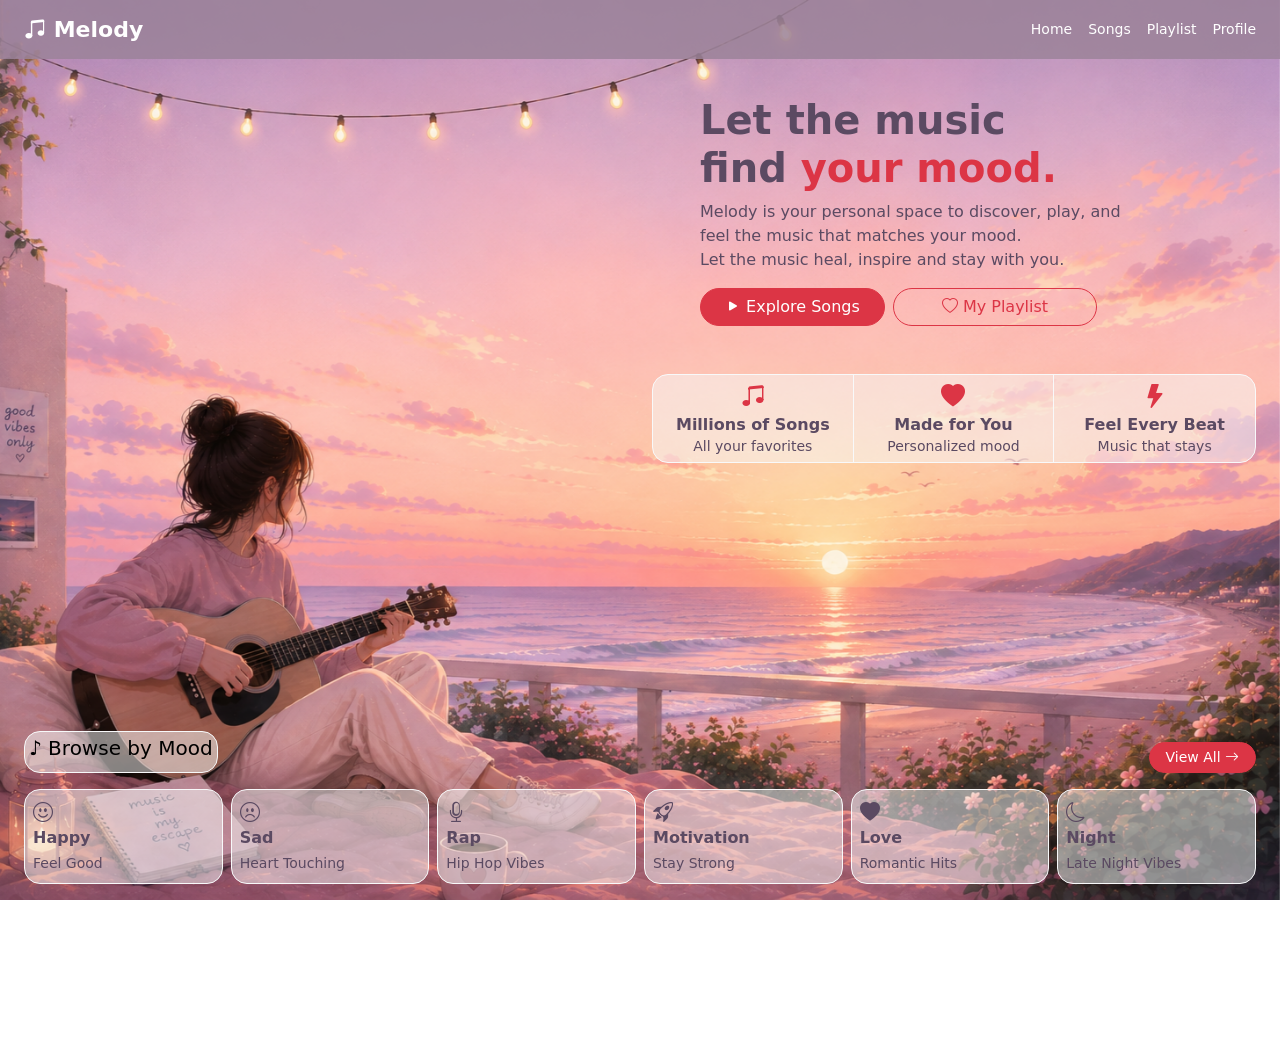
<file: index.html>
<!DOCTYPE html>
<html>
<head>
    <meta charset="UTF-8">
    <meta http-equiv="refresh" content="0; url=home.html">
    <title>Melody Music Player</title>
</head>
<body>
    <p>Loading Music Player...</p>
</body>
</html>
</file>
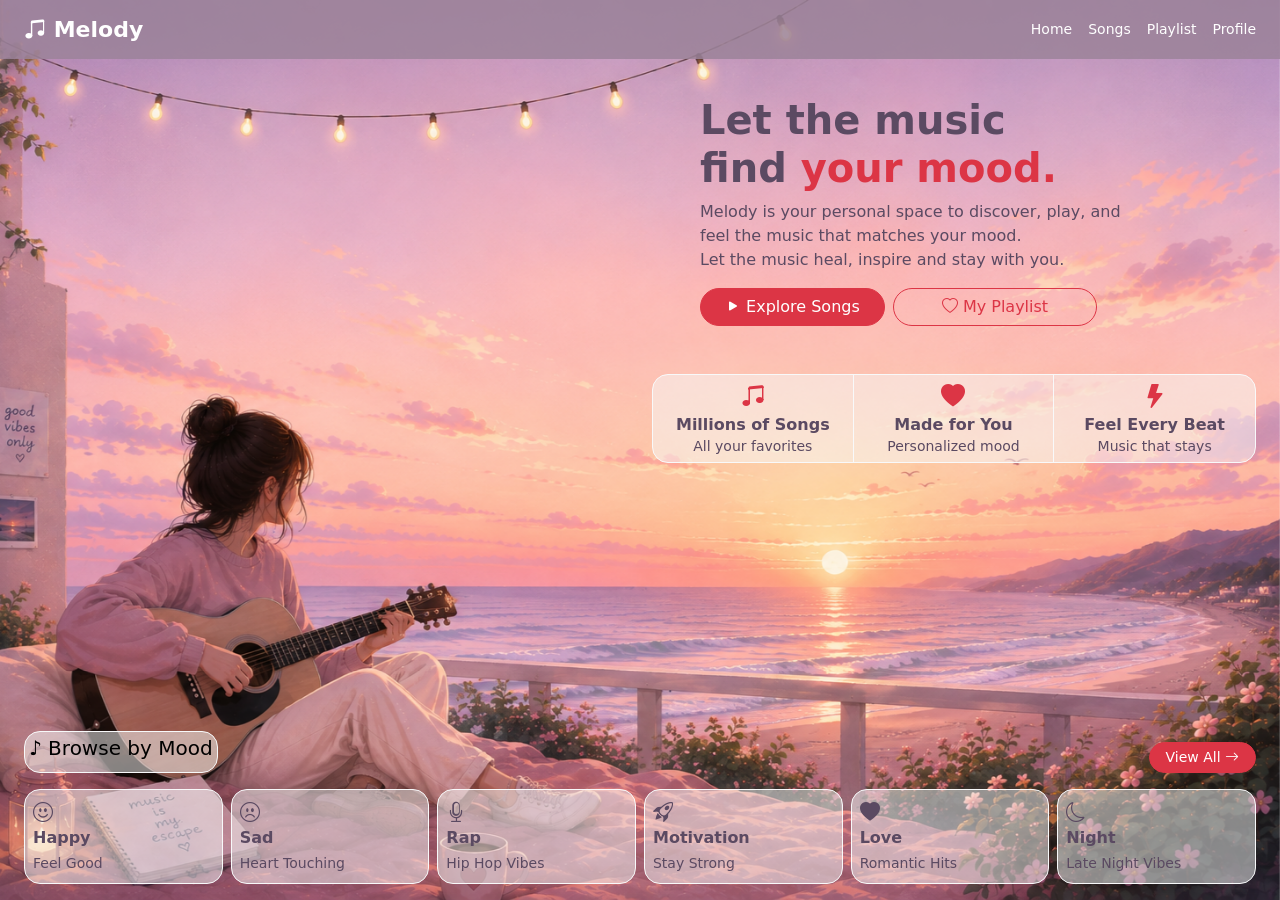
<file: home.html>
<!DOCTYPE html>
<html lang="en">
<head>
    <meta charset="UTF-8">
    <meta name="viewport" content="width=device-width, initial-scale=1.0">
    <title>Melody - Home</title>
    <link href="https://cdn.jsdelivr.net/npm/bootstrap@5.3.3/dist/css/bootstrap.min.css" rel="stylesheet">
    <link rel="stylesheet" href="home.css">
    <link rel="stylesheet" href="https://cdn.jsdelivr.net/npm/bootstrap-icons@1.11.3/font/bootstrap-icons.min.css">
</head>
<body class="overflow-hidden">
<nav class="navbar navbar-expand-lg fixed-top z-3">
        <div class="container-fluid px-4">
            <a class="navbar-brand fw-bold" href="home.html">
                <i class="bi bi-music-note-beamed"></i> Melody
            </a>
            <button class="navbar-toggler" type="button" data-bs-toggle="collapse" data-bs-target="#navbarMenu">
                <span class="navbar-toggler-icon"></span>
            </button>
            <div class="collapse navbar-collapse" id="navbarMenu">
                <div class="d-flex flex-column flex-lg-row align-items-lg-center gap-3 ms-auto">
                    <a class="nav-link" href="home.html">Home</a>
                    <a class="nav-link" href="songs.html">Songs</a>
                    <a class="nav-link" href="playlist.html">Playlist</a>
                    <a class="nav-link" href="profile.html">Profile</a>
                </div>
            </div>
        </div>
    </nav>

    <main class="container-fluid vh-100 px-4 position-relative">
        <div class="row h-100">
            <div class="col-md-6"></div>
            <div class="col-md-6 pt-5 mt-5">
                <div class="mb-2">
                    <h1 class="display-6 fw-bold mb-2 px-5">
                        Let the music
                        <br>
                        find <span class="text-danger">your mood.</span>
                    </h1>
                    <p class="fs-6 mb-3 px-5">
                        Melody is your personal space to discover, play, and<br>
                        feel the music that matches your mood.
                        <br>
                        Let the music heal, inspire and stay with you.
                    </p>
                    <div class="d-flex gap-2 px-5">
                        <a href="songs.html" class="btn btn-danger rounded-pill px-4">
                            <i class="bi bi-play-fill"></i>
                            Explore Songs
                        </a>
                        <a href="playlist.html" class="btn btn-outline-danger rounded-pill px-5">
                            <i class="bi bi-heart"></i>
                            My Playlist
                        </a>
                    </div>
                </div>
                <div class="row g-0 bg-light bg-opacity-50 border border-light rounded-4 mt-5 w-80">
                    <div class="col-4 text-center py-1 border-end border-light">
                        <i class="bi bi-music-note-beamed fs-4 text-danger"></i>
                        <h6 class="fw-bold mb-0">Millions of Songs</h6>
                        <small>All your favorites</small>
                    </div>
                    <div class="col-4 text-center py-1 border-end border-light">
                        <i class="bi bi-heart-fill fs-4 text-danger"></i>
                        <h6 class="fw-bold mb-0">Made for You</h6>
                        <small>Personalized mood</small>
                    </div>
                    <div class="col-4 text-center py-1">
                        <i class="bi bi-lightning-fill fs-4 text-danger"></i>
                        <h6 class="fw-bold mb-0">Feel Every Beat</h6>
                        <small>Music that stays</small>
                    </div>
                </div>
            </div>
        </div>
        <div class="position-absolute bottom-0 start-0 w-100 px-4 pb-3">
            <div class="d-flex justify-content-between align-items-end mb-3">
                <div class="bg-light bg-opacity-50 border border-light rounded-4 p-1">
                    <h4 class="text-black fs-5">
                        ♪ Browse by Mood
                    </h4>
                </div>
                <a href="songs.html" class="btn btn-danger rounded-pill btn-sm px-3">
                    View All <i class="bi bi-arrow-right"></i>
                </a>
            </div>
            <div class="row g-2">
                <div class="col-6 col-md-4 col-lg-2">
                    <div class="bg-light bg-opacity-50 border border-light rounded-4 p-2">
                        <div class="fs-5"><i class="bi bi-emoji-smile"></i></div>
                        <h6 class="fw-bold mb-1">Happy</h6>
                        <small>Feel Good</small>
                    </div>
                </div>
                <div class="col-6 col-md-4 col-lg-2">
                    <div class="bg-light bg-opacity-50 border border-light rounded-4 p-2">
                        <div class="fs-5"><i class="bi bi-emoji-frown"></i></div>
                        <h6 class="fw-bold mb-1">Sad</h6>
                        <small>Heart Touching</small>
                    </div>
                </div>
                <div class="col-6 col-md-4 col-lg-2">
                    <div class="bg-light bg-opacity-50 border border-light rounded-4 p-2">
                        <div class="fs-5"><i class="bi bi-mic"></i></div>
                        <h6 class="fw-bold mb-1">Rap</h6>
                        <small>Hip Hop Vibes</small>
                    </div>
                </div>
                <div class="col-6 col-md-4 col-lg-2">
                    <div class="bg-light bg-opacity-50 border border-light rounded-4 p-2">
                        <div class="fs-5"><i class="bi bi-rocket-takeoff"></i></div>
                        <h6 class="fw-bold mb-1">Motivation</h6>
                        <small>Stay Strong</small>
                    </div>
                </div>
                <div class="col-6 col-md-4 col-lg-2">
                    <div class="bg-light bg-opacity-50 border border-light rounded-4 p-2">
                        <div class="fs-5"><i class="bi bi-heart-fill"></i></div>
                        <h6 class="fw-bold mb-1">Love</h6>
                        <small>Romantic Hits</small>
                    </div>
                </div>
                <div class="col-6 col-md-4 col-lg-2">
                    <div class="bg-light bg-opacity-50 border border-light rounded-4 p-2">
                        <div class="fs-5"><i class="bi bi-moon"></i></div>
                        <h6 class="fw-bold mb-1">Night</h6>
                        <small>Late Night Vibes</small>
                    </div>
                </div>
            </div>
        </div>
    </main>
    <script src="https://cdn.jsdelivr.net/npm/bootstrap@5.3.3/dist/js/bootstrap.bundle.min.js"></script>
</body>
</html>
<!-- <!DOCTYPE html>
<html lang="en">
<head>
    <meta charset="UTF-8">
    <meta name="viewport" content="width=device-width, initial-scale=1.0">
    <title>Melody - Home</title>
    <link href="https://cdn.jsdelivr.net/npm/bootstrap@5.3.3/dist/css/bootstrap.min.css" rel="stylesheet">
    <link rel="stylesheet" href="home.css">
    <link rel="stylesheet" href="https://cdn.jsdelivr.net/npm/bootstrap-icons@1.11.3/font/bootstrap-icons.min.css">
</head>
<body class="overflow-hidden">
    <nav class="navbar navbar-expand-lg fixed-top z-3">
        <div class="container-fluid px-4">
            <a class="navbar-brand fw-bold" href="home.html">
                <i class="bi bi-music-note-beamed"></i> Melody
            </a>
            <button class="navbar-toggler" type="button" data-bs-toggle="collapse" data-bs-target="#navbarMenu">
                <span class="navbar-toggler-icon"></span>
            </button>
            <div class="collapse navbar-collapse" id="navbarMenu">
                <div class="d-flex flex-column flex-lg-row align-items-lg-center gap-3 ms-auto">
                    <a class="nav-link" href="home.html">Home</a>
                    <a class="nav-link" href="songs.html">Songs</a>
                    <a class="nav-link" href="playlist.html">Playlist</a>
                    <a class="nav-link" href="profile.html">Profile</a>
                </div>
            </div>
        </div>
    </nav>

    <main class="container-fluid vh-100 px-4 pt-5 position-relative">
        <div class="row h-100">
            <div class="col-md-6"></div>

            <div class="col-md-6 pt-5 mt-5">
                <div class="mb-2">
                    <h1 class="display-6 fw-bold mb-2 px-5">
                        Let the music
                        <br>
                        find <span class="text-danger">your mood.</span>
                    </h1>

                    <p class="fs-6 mb-3 px-5">
                        Melody is your personal space to discover, play, and<br>
                        feel the music that matches your mood.
                        <br>
                        Let the music heal, inspire and stay with you.
                    </p>

                    <div class="d-flex gap-2 px-5">
                        <a href="songs.html" class="btn btn-danger rounded-pill px-4">
                            <i class="bi bi-play-fill"></i>
                            Explore Songs
                        </a>

                        <a href="playlist.html" class="btn btn-outline-danger rounded-pill px-5">
                            <i class="bi bi-heart"></i>
                            My Playlist
                        </a>
                    </div>
                </div>

                <div class="row g-0 bg-light bg-opacity-50 border border-light rounded-4 mt-5 w-80">
                    <div class="col-4 text-center py-1 border-end border-light">
                        <i class="bi bi-music-note-beamed fs-4 text-danger"></i>
                        <h6 class="fw-bold mb-0">Millions of Songs</h6>
                        <small>All your favorites</small>
                    </div>

                    <div class="col-4 text-center py-1 border-end border-light">
                        <i class="bi bi-heart-fill fs-4 text-danger"></i>
                        <h6 class="fw-bold mb-0">Made for You</h6>
                        <small>Personalized mood</small>
                    </div>

                    <div class="col-4 text-center py-1">
                        <i class="bi bi-lightning-fill fs-4 text-danger"></i>
                        <h6 class="fw-bold mb-0">Feel Every Beat</h6>
                        <small>Music that stays</small>
                    </div>
                </div>
            </div>
        </div>

        <div class="position-absolute bottom-0 start-0 w-100 px-4 pb-3">
            <div class="d-flex justify-content-between align-items-end mb-3">
                <div class="bg-light bg-opacity-50 border border-light rounded-4 p-1">
                    <h4 class="text-black fs-5">
                        ♪ Browse by Mood
                    </h4>
                </div>

                <a href="songs.html" class="btn btn-danger rounded-pill btn-sm px-3">
                    View All <i class="bi bi-arrow-right"></i>
                </a>
            </div>

            <div class="row g-2">
                <div class="col-6 col-md-4 col-lg-2">
                    <div class="bg-light bg-opacity-50 border border-light rounded-4 p-2">
                        <div class="fs-5">
                            <i class="bi bi-emoji-smile"></i>
                        </div>
                        <h6 class="fw-bold mb-1">Happy</h6>
                        <small>Feel Good</small>
                    </div>
                </div>

                <div class="col-6 col-md-4 col-lg-2">
                    <div class="bg-light bg-opacity-50 border border-light rounded-4 p-2">
                        <div class="fs-5">
                            <i class="bi bi-emoji-frown"></i>
                        </div>
                        <h6 class="fw-bold mb-1">Sad</h6>
                        <small>Heart Touching</small>
                    </div>
                </div>

                <div class="col-6 col-md-4 col-lg-2">
                    <div class="bg-light bg-opacity-50 border border-light rounded-4 p-2">
                        <div class="fs-5">
                            <i class="bi bi-mic"></i>
                        </div>
                        <h6 class="fw-bold mb-1">Rap</h6>
                        <small>Hip Hop Vibes</small>
                    </div>
                </div>

                <div class="col-6 col-md-4 col-lg-2">
                    <div class="bg-light bg-opacity-50 border border-light rounded-4 p-2">
                        <div class="fs-5">
                            <i class="bi bi-rocket-takeoff"></i>
                        </div>
                        <h6 class="fw-bold mb-1">Motivation</h6>
                        <small>Stay Strong</small>
                    </div>
                </div>

                <div class="col-6 col-md-4 col-lg-2">
                    <div class="bg-light bg-opacity-50 border border-light rounded-4 p-2">
                        <div class="fs-5">
                            <i class="bi bi-heart-fill"></i>
                        </div>
                        <h6 class="fw-bold mb-1">Love</h6>
                        <small>Romantic Hits</small>
                    </div>
                </div>

                <div class="col-6 col-md-4 col-lg-2">
                    <div class="bg-light bg-opacity-50 border border-light rounded-4 p-2">
                        <div class="fs-5">
                            <i class="bi bi-moon"></i>
                        </div>
                        <h6 class="fw-bold mb-1">Night</h6>
                        <small>Late Night Vibes</small>
                    </div>
                </div>
            </div>
        </div>
    </main>

    <script src="https://cdn.jsdelivr.net/npm/bootstrap@5.3.3/dist/js/bootstrap.bundle.min.js"></script>
</body>
</html> -->
</file>
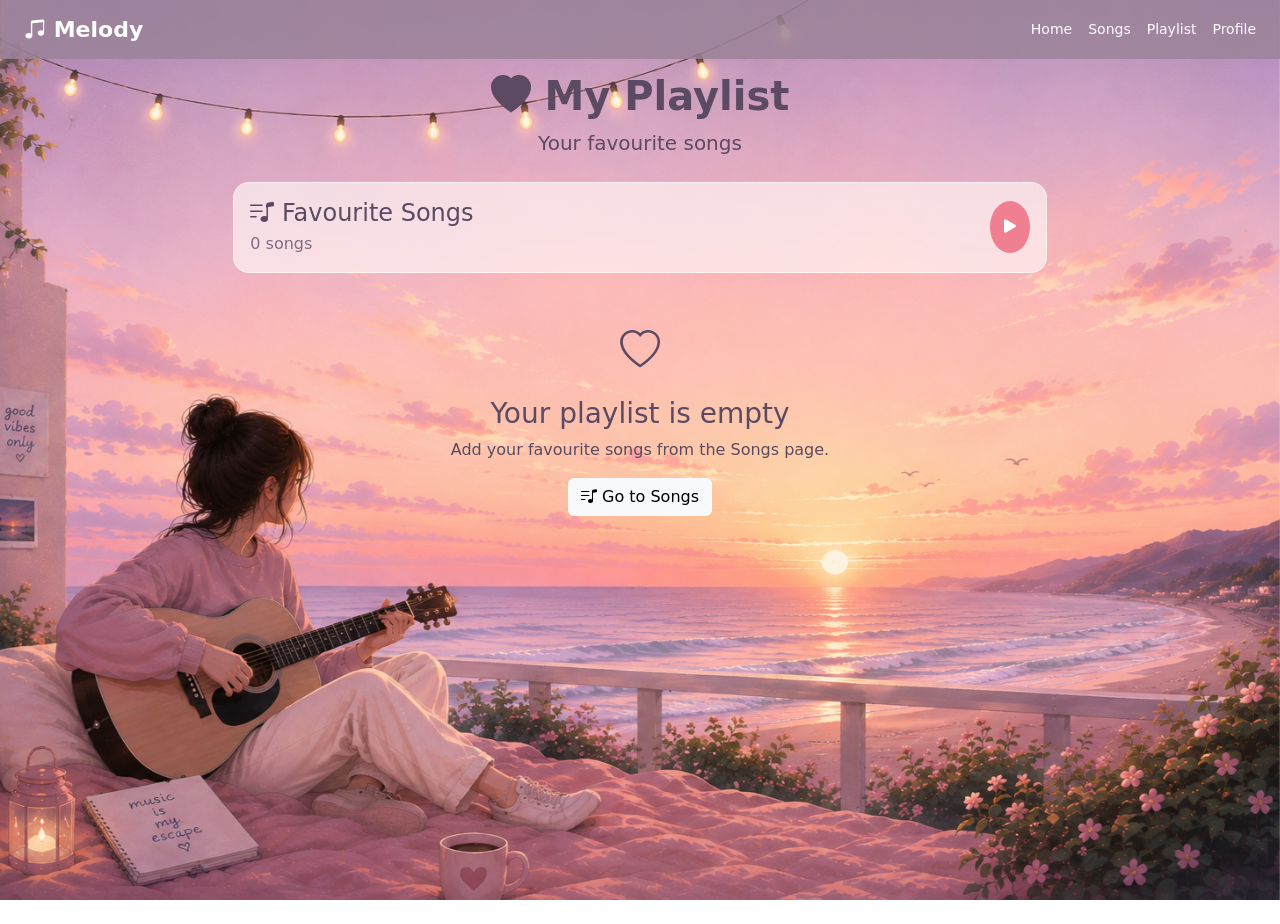
<file: playlist.html>
<!-- <!DOCTYPE html>
<html lang="en">
<head>
    <meta charset="UTF-8">
    <meta name="viewport" content="width=device-width, initial-scale=1.0">
    <title>Melody - Playlist</title>
    <link href="https://cdn.jsdelivr.net/npm/bootstrap@5.3.3/dist/css/bootstrap.min.css" rel="stylesheet">
    <link href="https://cdn.jsdelivr.net/npm/bootstrap-icons@1.11.3/font/bootstrap-icons.min.css" rel="stylesheet">
    <link rel="stylesheet" href="home.css">
</head>
<body>
    <nav class="navbar navbar-expand-lg">
        <div class="container-fluid px-4">
            <a class="navbar-brand fw-bold" href="home.html">
                <i class="bi bi-music-note-beamed"></i> Melody
            </a>
            <button class="navbar-toggler" type="button" data-bs-toggle="collapse" data-bs-target="#navbarMenu">
                <span class="navbar-toggler-icon"></span>
            </button>
            <div class="collapse navbar-collapse" id="navbarMenu">
                <div class="d-flex flex-column flex-lg-row align-items-lg-center gap-3 ms-auto">
                    <a class="nav-link" href="home.html">Home</a>
                    <a class="nav-link" href="songs.html">Songs</a>
                    <a class="nav-link" href="playlist.html">Playlist</a>
                    <a class="nav-link" href="profile.html">Profile</a>
                </div>
            </div>
        </div>
    </nav>
    <main class="container-fluid pt-5 mt-4">
        <div class="row justify-content-center">
            <div class="col-lg-8 col-md-10">
                <div class="text-center mb-4">
                    <h1 class="fw-bold">
                        <i class="bi bi-heart-fill"></i> My Playlist
                    </h1>
                    <p class="fs-5">Your favourite songs</p>
                </div>
                <div class="song-item d-flex align-items-center justify-content-between mb-3 px-4 py-3">
                    <div>
                        <h4 class="mb-1">
                            <i class="bi bi-music-note-list"></i> Favourite Songs
                        </h4>
                        <span id="song-count">0 songs</span>
                    </div>
                    <button id="play-all" class="play-btn">
                        <i class="bi bi-play-fill"></i>
                    </button>
                </div>
                <div id="playlist-box"></div>
                <div id="empty-playlist" class="text-center mt-5 d-none">
                    <i class="bi bi-heart fs-1"></i>
                    <h3 class="mt-3">Your playlist is empty</h3>
                    <p>Add your favourite songs from the Songs page.</p>
                    <a href="songs.html" class="btn btn-light">
                        <i class="bi bi-music-note-list"></i> Go to Songs
                    </a>
                </div>
            </div>
        </div>
    </main>
    <script src="https://cdn.jsdelivr.net/npm/bootstrap@5.3.3/dist/js/bootstrap.bundle.min.js"></script>
    <script src="playlist.js"></script>
</body>
</html> -->
<!DOCTYPE html>
<html lang="en">
<head>
    <meta charset="UTF-8">
    <meta name="viewport" content="width=device-width, initial-scale=1.0">
    <title>Melody - Playlist</title>
    <link href="https://cdn.jsdelivr.net/npm/bootstrap@5.3.3/dist/css/bootstrap.min.css" rel="stylesheet">
    <link href="https://cdn.jsdelivr.net/npm/bootstrap-icons@1.11.3/font/bootstrap-icons.min.css" rel="stylesheet">
    <link rel="stylesheet" href="home.css">
</head>
<body>
    <nav class="navbar navbar-expand-lg fixed-top">
        <div class="container-fluid px-3 px-md-4">
            <a class="navbar-brand fw-bold" href="home.html">
                <i class="bi bi-music-note-beamed"></i> Melody
            </a>
            <button class="navbar-toggler" type="button" data-bs-toggle="collapse" data-bs-target="#navbarMenu">
                <span class="navbar-toggler-icon"></span>
            </button>
            <div class="collapse navbar-collapse" id="navbarMenu">
                <div class="d-flex flex-column flex-lg-row align-items-lg-center gap-3 ms-auto">
                    <a class="nav-link" href="home.html">Home</a>
                    <a class="nav-link" href="songs.html">Songs</a>
                    <a class="nav-link" href="playlist.html">Playlist</a>
                    <a class="nav-link" href="profile.html">Profile</a>
                </div>
            </div>
        </div>
    </nav>
    <main class="container-fluid pt-5 mt-4 px-3 px-md-4">
        <div class="row justify-content-center">
            <div class="col-12 col-md-10 col-lg-8">
                <div class="text-center mb-4">
                    <h1 class="fw-bold">
                        <i class="bi bi-heart-fill"></i> My Playlist
                    </h1>
                    <p class="fs-5 mb-0">Your favourite songs</p>
                </div>
                <div class="song-item d-flex align-items-center justify-content-between rounded-4 p-3 mb-3">
                    <div class="d-flex align-items-center gap-3">
                        <div>
                            <h4 class="mb-1">
                                <i class="bi bi-music-note-list"></i> Favourite Songs
                            </h4>
                            <span id="song-count">0 songs</span>
                        </div>
                    </div>
                    <button id="play-all" class="play-btn rounded-circle p-2">
                        <i class="bi bi-play-fill fs-4"></i>
                    </button>
                </div>
                <div id="playlist-box"></div>
                <div id="empty-playlist" class="text-center mt-5 d-none">
                    <i class="bi bi-heart fs-1"></i>
                    <h3 class="mt-3">Your playlist is empty</h3>
                    <p>Add your favourite songs from the Songs page.</p>
                    <a href="songs.html" class="btn btn-light">
                        <i class="bi bi-music-note-list"></i> Go to Songs
                    </a>
                </div>
            </div>
        </div>
    </main>
    <audio id="audioPlayer"></audio>
    <script src="https://cdn.jsdelivr.net/npm/bootstrap@5.3.3/dist/js/bootstrap.bundle.min.js"></script>
    <script src="playlist.js"></script>
</body>
</html>
</file>
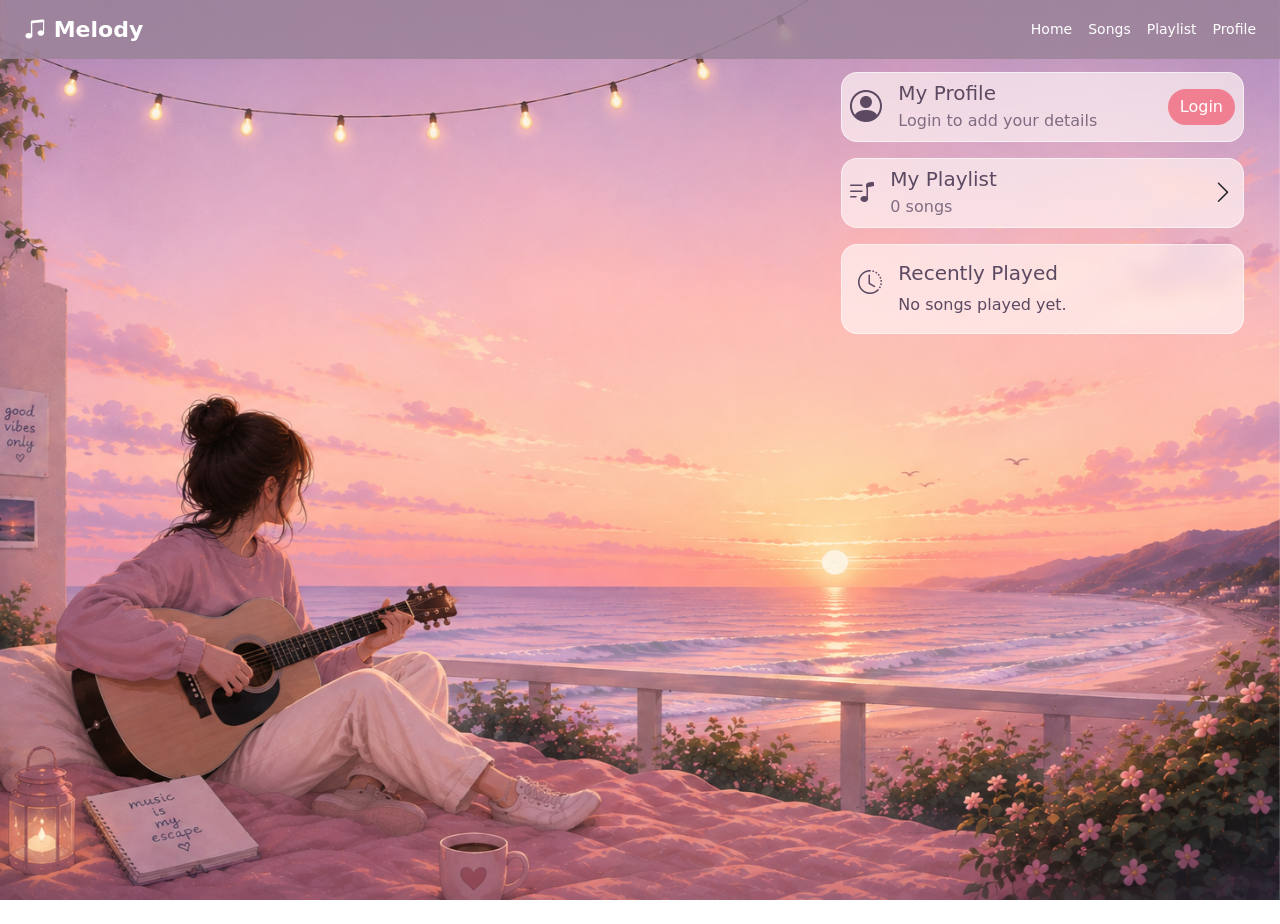
<file: profile.html>
<!-- <!DOCTYPE html>
<html lang="en">
<head>
    <meta charset="UTF-8">
    <meta name="viewport" content="width=device-width, initial-scale=1.0">
    <title>Melody - Profile</title>
    <link href="https://cdn.jsdelivr.net/npm/bootstrap@5.3.3/dist/css/bootstrap.min.css" rel="stylesheet">
    <link href="https://cdn.jsdelivr.net/npm/bootstrap-icons@1.11.3/font/bootstrap-icons.min.css" rel="stylesheet">
    <link rel="stylesheet" href="home.css">
</head>
<body>
    <nav class="navbar navbar-expand-lg">
        <div class="container-fluid px-4">
            <a class="navbar-brand fw-bold" href="home.html">
                <i class="bi bi-music-note-beamed"></i> Melody
            </a>
            <button class="navbar-toggler" type="button" data-bs-toggle="collapse" data-bs-target="#navbarMenu">
                <span class="navbar-toggler-icon"></span>
            </button>
            <div class="collapse navbar-collapse" id="navbarMenu">
                <div class="d-flex flex-column flex-lg-row align-items-lg-center gap-3 ms-auto">
                    <a class="nav-link" href="home.html">Home</a>
                    <a class="nav-link" href="songs.html">Songs</a>
                    <a class="nav-link" href="playlist.html">Playlist</a>
                    <a class="nav-link" href="profile.html">Profile</a>
                </div>
            </div>
        </div>
    </nav>
    <main class="songs-page">
        <div class="songs-box">
            <div class="song-item d-flex align-items-center">
                <i class="bi bi-person-circle fs-2 me-3"></i>
                <div>
                    <h5 class="mb-1" id="profileName">My Profile</h5>
                    <span id="profileDetails">Login to add your details</span>
                </div>
                <button class="btn pink-btn ms-auto" id="loginButton" data-bs-toggle="modal" data-bs-target="#profileModal">
                    Login
                </button>
                <button class="btn pink-btn ms-auto d-none" id="logoutButton">
                    Logout
                </button>
            </div>
            <div class="song-item d-flex align-items-center">
                <i class="bi bi-music-note-list fs-4 me-3"></i>
                <div>
                    <h5 class="mb-1">My Playlist</h5>
                    <span id="playlistCount">0 songs</span>
                </div>
                <a href="playlist.html" class="text-dark ms-auto">
                    <i class="bi bi-chevron-right fs-4"></i>
                </a>
            </div>
            <div class="song-item d-flex align-items-start h-auto py-3">
                <i class="bi bi-clock-history fs-4 me-3 mt-1"></i>
                <div class="flex-grow-1">
                    <h5 class="mb-1">Recently Played</h5>
                    <div id="recentSongs" class="mt-2"></div>
                </div>
            </div>
        </div>
    </main>
    <div class="modal fade" id="profileModal" tabindex="-1">
        <div class="modal-dialog modal-dialog-centered">
            <div class="modal-content">
                <div class="modal-header">
                    <h5 class="modal-title">Login</h5>
                    <button type="button" class="btn-close" data-bs-dismiss="modal"></button>
                </div>
                <div class="modal-body">
                    <form id="profileForm">
                        <div class="mb-3">
                            <label class="form-label">Name</label>
                            <input type="text" class="form-control" id="nameInput" required>
                        </div>
                        <div class="mb-3">
                            <label class="form-label">Email</label>
                            <input type="email" class="form-control" id="emailInput" required>
                        </div>
                        <div class="mb-3">
                            <label class="form-label">Mobile Number</label>
                            <input type="tel" class="form-control" id="mobileInput" required>
                        </div>
                        <button type="submit" class="btn btn-dark w-100">
                            Save
                        </button>
                    </form>
                </div>
            </div>
        </div>
    </div>
    <script src="https://cdn.jsdelivr.net/npm/bootstrap@5.3.3/dist/js/bootstrap.bundle.min.js"></script>
    <script src="profile.js"></script>
</body>
</html> -->
<!DOCTYPE html>
<html lang="en">
<head>
    <meta charset="UTF-8">
    <meta name="viewport" content="width=device-width, initial-scale=1.0">
    <title>Melody - Profile</title>
    <link href="https://cdn.jsdelivr.net/npm/bootstrap@5.3.3/dist/css/bootstrap.min.css" rel="stylesheet">
    <link href="https://cdn.jsdelivr.net/npm/bootstrap-icons@1.11.3/font/bootstrap-icons.min.css" rel="stylesheet">
    <link rel="stylesheet" href="home.css">
</head>
<body>
    <nav class="navbar navbar-expand-lg fixed-top">
        <div class="container-fluid px-4">
            <a class="navbar-brand fw-bold" href="home.html">
                <i class="bi bi-music-note-beamed"></i> Melody
            </a>
            <button class="navbar-toggler" type="button" data-bs-toggle="collapse" data-bs-target="#navbarMenu">
                <span class="navbar-toggler-icon"></span>
            </button>
            <div class="collapse navbar-collapse" id="navbarMenu">
                <div class="d-flex flex-column flex-lg-row align-items-lg-center gap-3 ms-auto">
                    <a class="nav-link" href="home.html">Home</a>
                    <a class="nav-link" href="songs.html">Songs</a>
                    <a class="nav-link" href="playlist.html">Playlist</a>
                    <a class="nav-link" href="profile.html">Profile</a>
                </div>
            </div>
        </div>
    </nav>
    <main class="container-fluid pt-5 mt-4">
        <div class="row justify-content-end">
            <div class="col-12 col-md-6 col-lg-4 me-lg-4">
                <div class="song-item d-flex align-items-center rounded-4 p-2 mb-3">
                    <i class="bi bi-person-circle fs-2 me-3"></i>
                    <div>
                        <h5 class="mb-1" id="profileName">My Profile</h5>
                        <span id="profileDetails">Login to add your details</span>
                    </div>
                    <button class="btn pink-btn ms-auto rounded-pill" id="loginButton" data-bs-toggle="modal" data-bs-target="#profileModal">
                        Login
                    </button>
                    <button class="btn pink-btn ms-auto rounded-pill d-none" id="logoutButton">
                        Logout
                    </button>
                </div>
                <div class="song-item d-flex align-items-center rounded-4 p-2 mb-3">
                    <i class="bi bi-music-note-list fs-4 me-3"></i>
                    <div>
                        <h5 class="mb-1">My Playlist</h5>
                        <span id="playlistCount">0 songs</span>
                    </div>
                    <a href="playlist.html" class="text-dark ms-auto">
                        <i class="bi bi-chevron-right fs-4"></i>
                    </a>
                </div>
                <div class="song-item d-flex align-items-start rounded-4 p-3 mb-3">
                    <i class="bi bi-clock-history fs-4 me-3 mt-1"></i>
                    <div class="flex-grow-1">
                        <h5 class="mb-1">Recently Played</h5>
                        <div id="recentSongs" class="mt-2"></div>
                    </div>
                </div>
            </div>
        </div>
    </main>
    <div class="modal fade" id="profileModal" tabindex="-1">
        <div class="modal-dialog modal-dialog-centered">
            <div class="modal-content rounded-4">
                <div class="modal-header">
                    <h5 class="modal-title">Login</h5>
                    <button type="button" class="btn-close" data-bs-dismiss="modal"></button>
                </div>
                <div class="modal-body">
                    <form id="profileForm">
                        <div class="mb-3">
                            <label class="form-label">Name</label>
                            <input type="text" class="form-control" id="nameInput" required>
                        </div>
                        <div class="mb-3">
                            <label class="form-label">Email</label>
                            <input type="email" class="form-control" id="emailInput" required>
                        </div>
                        <div class="mb-3">
                            <label class="form-label">Mobile Number</label>
                            <input type="tel" class="form-control" id="mobileInput" required>
                        </div>
                        <button type="submit" class="btn btn-dark w-100 rounded-pill">
                            Save
                        </button>
                    </form>
                </div>
            </div>
        </div>
    </div>
    <script src="https://cdn.jsdelivr.net/npm/bootstrap@5.3.3/dist/js/bootstrap.bundle.min.js"></script>
    <script src="profile.js"></script>
</body>
</html>
</file>
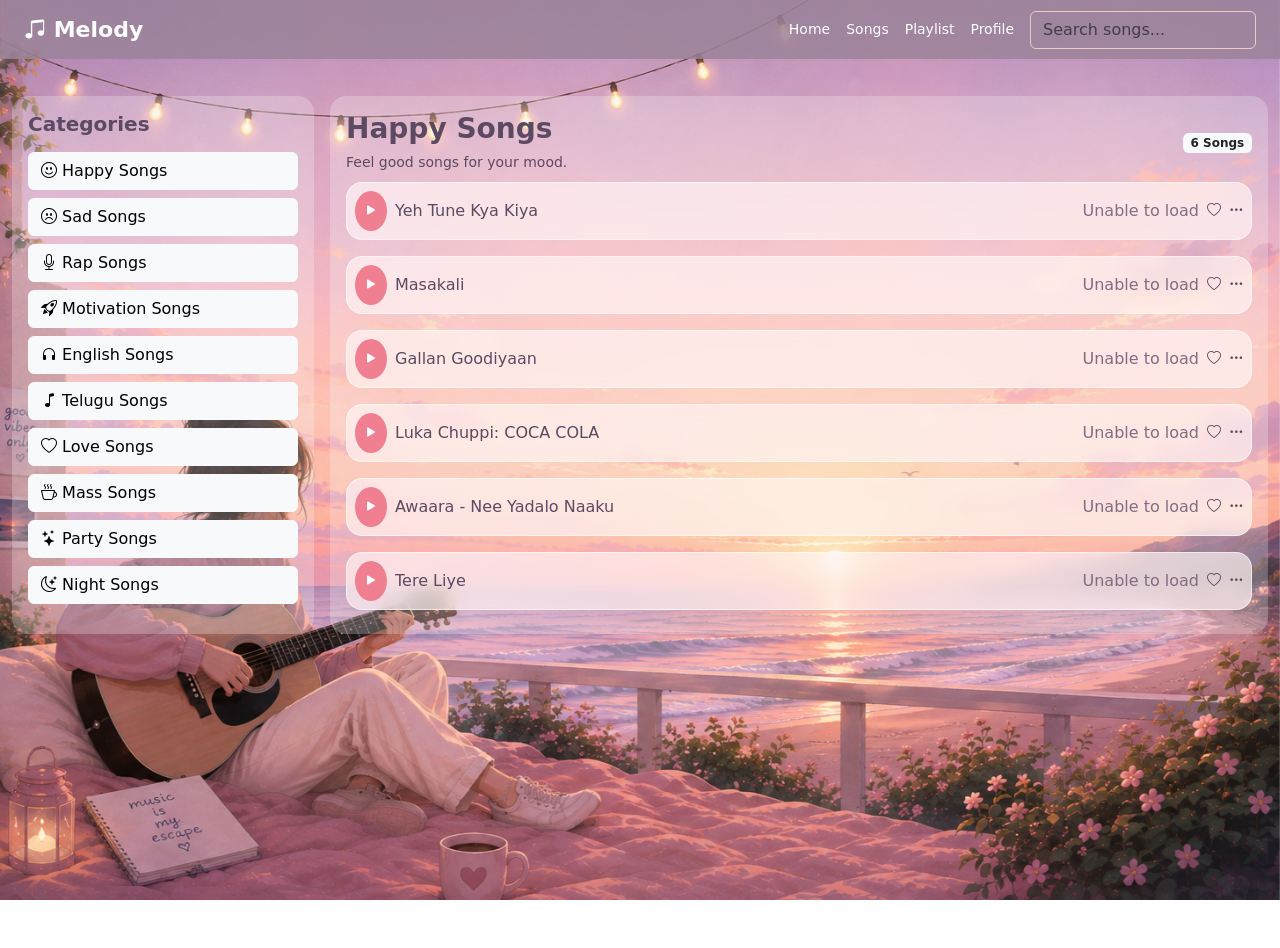
<file: songs.html>
<!-- <!DOCTYPE html>
<html lang="en">
<head>
    <meta charset="UTF-8">
    <meta name="viewport" content="width=device-width, initial-scale=1.0">
    <title>Melody - Songs</title>
    <link href="https://cdn.jsdelivr.net/npm/bootstrap@5.3.3/dist/css/bootstrap.min.css" rel="stylesheet">
    <link href="https://cdn.jsdelivr.net/npm/bootstrap-icons@1.11.3/font/bootstrap-icons.min.css" rel="stylesheet">
    <link rel="stylesheet" href="home.css">
</head>
<body>
    <nav class="navbar navbar-expand-lg">
        <div class="container-fluid px-4">
            <a class="navbar-brand fw-bold" href="home.html">
                <i class="bi bi-music-note-beamed"></i> Melody
            </a>
            <button class="navbar-toggler" type="button" data-bs-toggle="collapse" data-bs-target="#navbarMenu">
                <span class="navbar-toggler-icon"></span>
            </button>
            <div class="collapse navbar-collapse" id="navbarMenu">
                <div class="d-flex flex-column flex-lg-row align-items-lg-center gap-3 ms-auto">
                    <a class="nav-link" href="home.html">Home</a>
                    <a class="nav-link" href="songs.html">Songs</a>
                    <a class="nav-link" href="playlist.html">Playlist</a>
                    <a class="nav-link" href="profile.html">Profile</a>
                    <input type="text" id="searchInput" class="form-control search" placeholder="Search songs...">
                </div>
            </div>
        </div>
    </nav>

    <main class="container-fluid pt-5 mt-4">
        <div class="row g-3">
            <div class="col-12 col-md-4 col-lg-3">
                <div class="bg-light bg-opacity-25 rounded-4 p-3 h-100">
                    <h5 class="fw-bold mb-3">Categories</h5>
                    <div class="d-grid gap-2">
                        <button class="btn btn-light text-start category-btn" data-category="Happy">
                            <i class="bi bi-emoji-smile"></i> Happy Songs
                        </button>
                        <button class="btn btn-light text-start category-btn" data-category="Sad">
                            <i class="bi bi-emoji-frown"></i> Sad Songs
                        </button>
                        <button class="btn btn-light text-start category-btn" data-category="Rap">
                            <i class="bi bi-mic"></i> Rap Songs
                        </button>
                        <button class="btn btn-light text-start category-btn" data-category="Motivation">
                            <i class="bi bi-rocket-takeoff"></i> Motivation Songs
                        </button>
                        <button class="btn btn-light text-start category-btn" data-category="English">
                            <i class="bi bi-headphones"></i> English Songs
                        </button>
                        <button class="btn btn-light text-start category-btn" data-category="Telugu">
                            <i class="bi bi-music-note"></i> Telugu Songs
                        </button>
                        <button class="btn btn-light text-start category-btn" data-category="Love">
                            <i class="bi bi-heart"></i> Love Songs
                        </button>
                        <button class="btn btn-light text-start category-btn" data-category="Mass">
                            <i class="bi bi-cup-hot"></i> Mass Songs
                        </button>
                        <button class="btn btn-light text-start category-btn" data-category="Party">
                            <i class="bi bi-stars"></i> Party Songs
                        </button>
                        <button class="btn btn-light text-start category-btn" data-category="Night">
                            <i class="bi bi-moon-stars"></i> Night Songs
                        </button>
                    </div>
                </div>
            </div>

            <div class="col-12 col-md-8 col-lg-9">
                <div class="bg-light bg-opacity-25 rounded-4 p-3">
                    <div class="d-flex justify-content-between align-items-center mb-3">
                        <div>
                            <h3 id="categoryTitle" class="fw-bold mb-1">Happy Songs</h3>
                            <small id="categoryText">Feel good songs for your mood.</small>
                        </div>
                        <span class="badge bg-light text-dark" id="songCount">0 Songs</span>
                    </div>
                    <div id="songsBox"></div>
                </div>
            </div>
        </div>
    </main>

    <audio id="audioPlayer"></audio>
    <script src="songs.js"></script>
</body>
</html> -->
<!DOCTYPE html>
<html lang="en">
<head>
    <meta charset="UTF-8">
    <meta name="viewport" content="width=device-width, initial-scale=1.0">
    <title>Melody - Songs</title>
    <link href="https://cdn.jsdelivr.net/npm/bootstrap@5.3.3/dist/css/bootstrap.min.css" rel="stylesheet">
    <link href="https://cdn.jsdelivr.net/npm/bootstrap-icons@1.11.3/font/bootstrap-icons.min.css" rel="stylesheet">
    <link rel="stylesheet" href="home.css">
</head>
<body>
    <nav class="navbar navbar-expand-lg fixed-top">
    <div class="container-fluid px-4">
        <a class="navbar-brand fw-bold" href="home.html">
            <i class="bi bi-music-note-beamed"></i> Melody
        </a>
        <button class="navbar-toggler" type="button" data-bs-toggle="collapse" data-bs-target="#navbarMenu">
            <span class="navbar-toggler-icon"></span>
        </button>
        <div class="collapse navbar-collapse" id="navbarMenu">
            <div class="d-flex flex-column flex-lg-row align-items-lg-center gap-3 ms-auto">
                <a class="nav-link" href="home.html">Home</a>
                <a class="nav-link" href="songs.html">Songs</a>
                <a class="nav-link" href="playlist.html">Playlist</a>
                <a class="nav-link" href="profile.html">Profile</a>
                <input type="text" id="searchInput" class="form-control search" placeholder="Search songs...">
            </div>
        </div>
    </div>
</nav>

<main class="container-fluid pt-5 mt-5">
        <div class="row g-3">
            <div class="col-12 col-md-4 col-lg-3">
                <div class="bg-light bg-opacity-25 rounded-4 p-3 h-100">
                    <h5 class="fw-bold mb-3">Categories</h5>
                    <div class="d-grid gap-2">
                        <button class="btn btn-light text-start category-btn" data-category="Happy">
                            <i class="bi bi-emoji-smile"></i> Happy Songs
                        </button>
                        <button class="btn btn-light text-start category-btn" data-category="Sad">
                            <i class="bi bi-emoji-frown"></i> Sad Songs
                        </button>
                        <button class="btn btn-light text-start category-btn" data-category="Rap">
                            <i class="bi bi-mic"></i> Rap Songs
                        </button>
                        <button class="btn btn-light text-start category-btn" data-category="Motivation">
                            <i class="bi bi-rocket-takeoff"></i> Motivation Songs
                        </button>
                        <button class="btn btn-light text-start category-btn" data-category="English">
                            <i class="bi bi-headphones"></i> English Songs
                        </button>
                        <button class="btn btn-light text-start category-btn" data-category="Telugu">
                            <i class="bi bi-music-note"></i> Telugu Songs
                        </button>
                        <button class="btn btn-light text-start category-btn" data-category="Love">
                            <i class="bi bi-heart"></i> Love Songs
                        </button>
                        <button class="btn btn-light text-start category-btn" data-category="Mass">
                            <i class="bi bi-cup-hot"></i> Mass Songs
                        </button>
                        <button class="btn btn-light text-start category-btn" data-category="Party">
                            <i class="bi bi-stars"></i> Party Songs
                        </button>
                        <button class="btn btn-light text-start category-btn" data-category="Night">
                            <i class="bi bi-moon-stars"></i> Night Songs
                        </button>
                    </div>
                </div>
            </div>
            <div class="col-12 col-md-8 col-lg-9">
                <div class="bg-light bg-opacity-25 rounded-4 p-3">
                    <div class="d-flex justify-content-between align-items-center mb-2">
                        <div>
                            <h3 id="categoryTitle" class="fw-bold mb-1">Happy Songs</h3>
                            <small id="categoryText">Feel good songs for your mood.</small>
                        </div>
                        <span class="badge bg-light text-dark" id="songCount">0 Songs</span>
                    </div>
                    <div id="songsBox" class="d-grid gap-2"></div>
                </div>
            </div>
        </div>
    </main>
    <audio id="audioPlayer"></audio>
    <script src="songs.js"></script>
</body>
</html>
</file>
<file: home.css>
/* body {
    color: #5B4A62;
    margin: 0;
    min-height: 100vh;
    background: transparent;
}
body::before {
    content: "";
    position: fixed;
    inset: 0;
    background: url("girl.png") center/cover no-repeat;
    z-index: -1;
}
.navbar {
    background: rgba(156,131,153,0.85);
    height: 58px;
    position: fixed;
    top: 0;
    width: 100%;
    z-index: 10;
}
.navbar-brand,.nav-link { 
    color: white;
}
.navbar-brand { 
    font-size: 22px; 
}
.nav-link { 
    font-size: 14px;
}
.search {
    width: 200px;
    background: transparent;
    border: 1px solid #EECBC7;
}
.songs-page {
    padding-top: 80px;
    margin-left: 53%;
    width: 44%;
}
.songs-box {
    width: 100%;
}
.song-item {
    background: rgba(255,245,245,0.68);
    backdrop-filter: blur(7px);
    border: 1px solid rgba(255,255,255,0.55);
    border-radius: 14px;
    height: 55px;
    padding: 6px 14px !important;
    margin-bottom: 8px !important;
}
.song-item h5 {
    color: #5B4A62;
    font-size: 16px;
    margin: 0;
    flex: 1;
    white-space: nowrap;
}
.song-item span {
    color: #806D83;
    font-size: 13px;
    width: 120px;
}
.song-item small {
    color: #5B4A62;
    font-size: 14px;
    margin-left: 8px;
}
.play-btn {
    width: 38px;
    height: 38px;
    min-width: 38px;
    border: 0 !important;
    border-radius: 50% !important;
    background: #F08091 !important;
    color: white;
    padding: 0 !important;
    margin-right: 14px;
}
.play-btn i { 
    font-size: 20px;
}  
#playlist-box {
    width: 100%;
    max-width: 100%;
}

#playlist-box .song-item {
    width: 100%;
    max-width: 100%;
    box-sizing: border-box;
} */
/* body {
    color: #5B4A62;
    margin: 0;
    min-height: 100vh;
    background: transparent;
}
body::before {
    content: "";
    position: fixed;
    inset: 0;
    background: url("girl.png") center/cover no-repeat;
    z-index: -1;
}
.navbar {
    background: rgba(156,131,153,0.85);
}
.navbar-brand,.nav-link {
    color: white;
}
.navbar-brand {
    font-size: 22px;
}
.nav-link {
    font-size: 14px;
}
.song-item {
    background: rgba(255,245,245,0.68);
    backdrop-filter: blur(7px);
    border: 1px solid rgba(255,255,255,0.55);
    color: #5B4A62;
}
.song-item h5 {
    color: #5B4A62;
}
.song-item span {
    color: #806D83;
}
.play-btn {
    background: #F08091 !important;
    color: white;
    border: 0 !important;
}
.pink-btn {
    background: #F08091;
    color: white;
    border: 0;
}
.search {
    background: transparent;
    border: 1px solid #EECBC7;
} */
 body {
    color: #5B4A62;
    margin: 0;
    min-height: 100vh;
    background: transparent;
}

body::before {
    content: "";
    position: fixed;
    inset: 0;
    background: url("girl.png") center/cover no-repeat;
    z-index: -1;
}

.navbar {
    background: rgba(156,131,153,0.85);
}

.navbar-brand,
.nav-link {
    color: white;
}

.navbar-brand {
    font-size: 22px;
}

.nav-link {
    font-size: 14px;
}

.song-item {
    background: rgba(255,245,245,0.68);
    backdrop-filter: blur(7px);
    border: 1px solid rgba(255,255,255,0.55);
    color: #5B4A62;
}

.song-item h5 {
    color: #5B4A62;
}

.song-item span {
    color: #806D83;
}

.play-btn {
    background: #F08091 !important;
    color: white;
    border: 0 !important;
}

.pink-btn {
    background: #F08091;
    color: white;
    border: 0;
}

.search {
    background: transparent;
    border: 1px solid #EECBC7;
}
</file>
